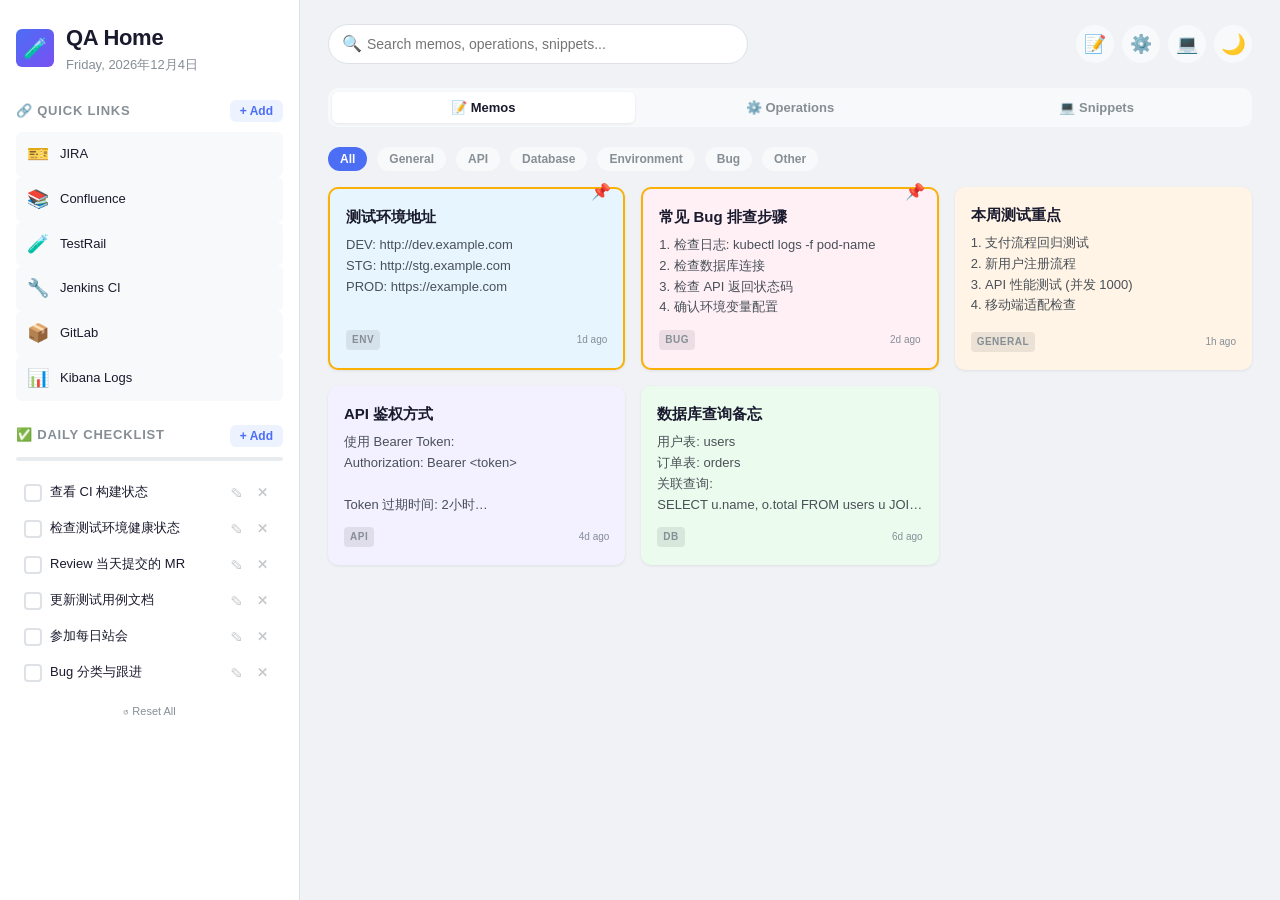
<file: design/index.html>
<!DOCTYPE html>
<html lang="zh-CN">
<head>
<meta charset="UTF-8">
<meta name="viewport" content="width=device-width, initial-scale=1.0">
<title>QA Homepage</title>
<style>
/* ========================================
   CSS Variables & Theme
   ======================================== */
:root {
  --bg-primary: #f0f2f5;
  --bg-secondary: #ffffff;
  --bg-tertiary: #f8f9fa;
  --bg-hover: #e9ecef;
  --text-primary: #1a1a2e;
  --text-secondary: #495057;
  --text-muted: #868e96;
  --border-color: #dee2e6;
  --shadow-sm: 0 1px 3px rgba(0,0,0,0.08);
  --shadow-md: 0 4px 12px rgba(0,0,0,0.10);
  --shadow-lg: 0 8px 24px rgba(0,0,0,0.12);
  --accent: #4c6ef5;
  --accent-hover: #3b5bdb;
  --accent-light: #edf2ff;
  --success: #40c057;
  --warning: #fab005;
  --danger: #fa5252;
  --danger-hover: #e03131;
  --info: #15aabf;
  --radius-sm: 6px;
  --radius-md: 10px;
  --radius-lg: 14px;
  --note-yellow: #fff9db;
  --note-blue: #e7f5ff;
  --note-green: #ebfbee;
  --note-pink: #fff0f6;
  --note-purple: #f3f0ff;
  --note-orange: #fff4e6;
  --transition: 0.2s ease;
  --font-mono: 'SF Mono', 'Fira Code', 'Consolas', 'Monaco', monospace;
}

[data-theme="dark"] {
  --bg-primary: #1a1b1e;
  --bg-secondary: #25262b;
  --bg-tertiary: #2c2e33;
  --bg-hover: #373a40;
  --text-primary: #e9ecef;
  --text-secondary: #adb5bd;
  --text-muted: #6c757d;
  --border-color: #373a40;
  --shadow-sm: 0 1px 3px rgba(0,0,0,0.3);
  --shadow-md: 0 4px 12px rgba(0,0,0,0.4);
  --shadow-lg: 0 8px 24px rgba(0,0,0,0.5);
  --accent-light: #2b3a6e;
  --note-yellow: #3d3a1a;
  --note-blue: #1a2d3d;
  --note-green: #1a3d24;
  --note-pink: #3d1a2a;
  --note-purple: #2a1a3d;
  --note-orange: #3d2a1a;
}

/* ========================================
   Reset & Base
   ======================================== */
*, *::before, *::after { box-sizing: border-box; margin: 0; padding: 0; }

body {
  font-family: -apple-system, BlinkMacSystemFont, 'Segoe UI', 'PingFang SC', 'Hiragino Sans GB', 'Microsoft YaHei', sans-serif;
  background: var(--bg-primary);
  color: var(--text-primary);
  line-height: 1.6;
  min-height: 100vh;
  transition: background var(--transition), color var(--transition);
}

a { color: var(--accent); text-decoration: none; }
a:hover { text-decoration: underline; }

button {
  cursor: pointer;
  font-family: inherit;
  border: none;
  border-radius: var(--radius-sm);
  padding: 8px 16px;
  font-size: 14px;
  transition: all var(--transition);
}

input, textarea, select {
  font-family: inherit;
  font-size: 14px;
  border: 1px solid var(--border-color);
  border-radius: var(--radius-sm);
  padding: 8px 12px;
  background: var(--bg-secondary);
  color: var(--text-primary);
  transition: border-color var(--transition);
  outline: none;
  width: 100%;
}

input:focus, textarea:focus, select:focus {
  border-color: var(--accent);
  box-shadow: 0 0 0 3px var(--accent-light);
}

/* ========================================
   Layout
   ======================================== */
.app-container {
  display: flex;
  min-height: 100vh;
}

/* Sidebar */
.sidebar {
  width: 300px;
  min-width: 300px;
  background: var(--bg-secondary);
  border-right: 1px solid var(--border-color);
  padding: 20px 16px;
  display: flex;
  flex-direction: column;
  gap: 24px;
  overflow-y: auto;
  max-height: 100vh;
  position: sticky;
  top: 0;
  transition: background var(--transition), border-color var(--transition);
}

/* Main */
.main-content {
  flex: 1;
  padding: 24px 28px;
  overflow-y: auto;
  max-height: 100vh;
}

/* ========================================
   Header
   ======================================== */
.header {
  display: flex;
  align-items: center;
  justify-content: space-between;
  margin-bottom: 24px;
  gap: 16px;
  flex-wrap: wrap;
}

.header-left { display: flex; align-items: center; gap: 12px; }

.logo {
  width: 38px; height: 38px;
  background: linear-gradient(135deg, var(--accent), #7950f2);
  border-radius: var(--radius-sm);
  display: flex; align-items: center; justify-content: center;
  font-size: 20px;
  color: #fff;
}

.header-title { font-size: 22px; font-weight: 700; letter-spacing: -0.3px; }
.header-date { font-size: 13px; color: var(--text-muted); }

.search-wrapper {
  position: relative;
  flex: 1;
  max-width: 420px;
  min-width: 200px;
}

.search-wrapper input {
  padding-left: 38px;
  height: 40px;
  border-radius: 20px;
}

.search-icon {
  position: absolute;
  left: 14px; top: 50%;
  transform: translateY(-50%);
  color: var(--text-muted);
  font-size: 16px;
}

/* Search Dropdown */
.search-dropdown {
  display: none;
  position: absolute;
  top: 48px;
  left: 0; right: 0;
  background: var(--bg-secondary);
  border: 1px solid var(--border-color);
  border-radius: var(--radius-md);
  box-shadow: var(--shadow-lg);
  max-height: 360px;
  overflow-y: auto;
  z-index: 100;
}

.search-dropdown.show { display: block; }

.search-result-item {
  padding: 10px 14px;
  border-bottom: 1px solid var(--border-color);
  cursor: pointer;
  transition: background var(--transition);
}

.search-result-item:hover { background: var(--bg-hover); }
.search-result-item:last-child { border-bottom: none; }
.search-result-type {
  font-size: 11px;
  text-transform: uppercase;
  color: var(--accent);
  font-weight: 600;
  letter-spacing: 0.5px;
}
.search-result-title { font-weight: 600; font-size: 14px; }

.header-actions { display: flex; gap: 8px; align-items: center; }

.btn-icon {
  width: 38px; height: 38px;
  display: flex; align-items: center; justify-content: center;
  background: var(--bg-tertiary);
  border-radius: 50%;
  font-size: 18px;
  padding: 0;
  transition: all var(--transition);
}

.btn-icon:hover { background: var(--bg-hover); transform: scale(1.05); }

.theme-toggle { font-size: 20px; }

/* ========================================
   Sidebar Sections
   ======================================== */
.sidebar-section { display: flex; flex-direction: column; gap: 10px; }

.sidebar-section-header {
  display: flex; align-items: center; justify-content: space-between;
}

.sidebar-section-title {
  font-size: 13px;
  font-weight: 700;
  text-transform: uppercase;
  letter-spacing: 0.8px;
  color: var(--text-muted);
}

.btn-add {
  background: var(--accent-light);
  color: var(--accent);
  padding: 4px 10px;
  font-size: 12px;
  font-weight: 600;
  border-radius: var(--radius-sm);
}

.btn-add:hover { background: var(--accent); color: #fff; }

/* Quick Links */
.quick-link-item {
  display: flex; align-items: center; gap: 10px;
  padding: 8px 10px;
  border-radius: var(--radius-sm);
  background: var(--bg-tertiary);
  transition: all var(--transition);
  cursor: pointer;
}

.quick-link-item:hover {
  background: var(--accent-light);
  transform: translateX(3px);
}

.quick-link-icon { font-size: 18px; width: 24px; text-align: center; flex-shrink: 0; }
.quick-link-name { font-size: 13px; font-weight: 500; white-space: nowrap; overflow: hidden; text-overflow: ellipsis; }
.quick-link-actions { margin-left: auto; display: flex; gap: 2px; opacity: 0; transition: opacity var(--transition); }
.quick-link-item:hover .quick-link-actions { opacity: 1; }

.btn-xs {
  width: 24px; height: 24px;
  padding: 0;
  font-size: 12px;
  background: transparent;
  border-radius: 4px;
  display: flex; align-items: center; justify-content: center;
  color: var(--text-muted);
}

.btn-xs:hover { background: var(--bg-hover); color: var(--text-primary); }
.btn-xs.danger:hover { background: var(--danger); color: #fff; }

/* Checklist */
.checklist-progress {
  height: 4px;
  background: var(--bg-hover);
  border-radius: 2px;
  margin-bottom: 4px;
  overflow: hidden;
}

.checklist-progress-bar {
  height: 100%;
  background: var(--success);
  border-radius: 2px;
  transition: width 0.4s ease;
}

.checklist-item {
  display: flex; align-items: center; gap: 8px;
  padding: 6px 8px;
  border-radius: var(--radius-sm);
  cursor: pointer;
  transition: background var(--transition);
  font-size: 13px;
}

.checklist-item:hover { background: var(--bg-hover); }

.checklist-checkbox {
  width: 18px; height: 18px;
  border: 2px solid var(--border-color);
  border-radius: 4px;
  flex-shrink: 0;
  display: flex; align-items: center; justify-content: center;
  transition: all var(--transition);
  font-size: 11px;
  color: #fff;
}

.checklist-item.done .checklist-checkbox {
  background: var(--success);
  border-color: var(--success);
}

.checklist-item.done .checklist-text {
  text-decoration: line-through;
  color: var(--text-muted);
}

.checklist-reset {
  font-size: 11px;
  color: var(--text-muted);
  background: transparent;
  padding: 4px 8px;
}

.checklist-reset:hover { color: var(--danger); }

/* ========================================
   Main Content Tabs
   ======================================== */
.tab-bar {
  display: flex; gap: 4px;
  background: var(--bg-tertiary);
  padding: 4px;
  border-radius: var(--radius-md);
  margin-bottom: 20px;
}

.tab-btn {
  flex: 1;
  padding: 8px 16px;
  background: transparent;
  border-radius: var(--radius-sm);
  font-size: 13px;
  font-weight: 600;
  color: var(--text-muted);
  transition: all var(--transition);
}

.tab-btn.active {
  background: var(--bg-secondary);
  color: var(--text-primary);
  box-shadow: var(--shadow-sm);
}

.tab-btn:hover:not(.active) { color: var(--text-secondary); }

.tab-content { display: none; }
.tab-content.active { display: block; }

/* ========================================
   Memo Wall
   ======================================== */
.memo-controls {
  display: flex; gap: 10px;
  margin-bottom: 16px;
  flex-wrap: wrap;
  align-items: center;
}

.memo-filter-btn {
  padding: 5px 12px;
  font-size: 12px;
  font-weight: 600;
  background: var(--bg-tertiary);
  color: var(--text-muted);
  border-radius: 20px;
}

.memo-filter-btn.active {
  background: var(--accent);
  color: #fff;
}

.memo-filter-btn:hover:not(.active) {
  background: var(--bg-hover);
  color: var(--text-secondary);
}

.memo-grid {
  display: grid;
  grid-template-columns: repeat(auto-fill, minmax(240px, 1fr));
  gap: 16px;
}

.memo-card {
  background: var(--note-yellow);
  border-radius: var(--radius-md);
  padding: 16px;
  box-shadow: var(--shadow-sm);
  transition: all var(--transition);
  position: relative;
  min-height: 140px;
  display: flex; flex-direction: column;
  cursor: default;
}

.memo-card:hover {
  box-shadow: var(--shadow-md);
  transform: translateY(-2px) rotate(0.5deg);
}

.memo-card.pinned { border: 2px solid var(--warning); }
.memo-card.pinned::before {
  content: '📌';
  position: absolute;
  top: -10px; right: 12px;
  font-size: 16px;
}

.memo-card.color-yellow { background: var(--note-yellow); }
.memo-card.color-blue { background: var(--note-blue); }
.memo-card.color-green { background: var(--note-green); }
.memo-card.color-pink { background: var(--note-pink); }
.memo-card.color-purple { background: var(--note-purple); }
.memo-card.color-orange { background: var(--note-orange); }

.memo-title {
  font-weight: 700;
  font-size: 15px;
  margin-bottom: 6px;
  color: var(--text-primary);
}

.memo-content {
  font-size: 13px;
  color: var(--text-secondary);
  flex: 1;
  overflow: hidden;
  display: -webkit-box;
  -webkit-line-clamp: 4;
  -webkit-box-orient: vertical;
  white-space: pre-wrap;
  word-break: break-word;
}

.memo-footer {
  display: flex; align-items: center; justify-content: space-between;
  margin-top: 10px;
  font-size: 11px;
  color: var(--text-muted);
}

.memo-actions {
  display: flex; gap: 2px;
  opacity: 0;
  transition: opacity var(--transition);
}

.memo-card:hover .memo-actions { opacity: 1; }

.memo-category {
  font-size: 10px;
  text-transform: uppercase;
  font-weight: 700;
  letter-spacing: 0.5px;
  background: rgba(0,0,0,0.08);
  padding: 2px 6px;
  border-radius: 4px;
}

/* ========================================
   Operations
   ======================================== */
.ops-list { display: flex; flex-direction: column; gap: 8px; }

.ops-card {
  background: var(--bg-secondary);
  border: 1px solid var(--border-color);
  border-radius: var(--radius-md);
  overflow: hidden;
  transition: all var(--transition);
}

.ops-header {
  display: flex; align-items: center; justify-content: space-between;
  padding: 14px 16px;
  cursor: pointer;
  transition: background var(--transition);
}

.ops-header:hover { background: var(--bg-hover); }

.ops-title { font-weight: 600; font-size: 15px; }
.ops-arrow { transition: transform var(--transition); font-size: 12px; color: var(--text-muted); }

.ops-card.open .ops-arrow { transform: rotate(180deg); }

.ops-body {
  display: none;
  padding: 0 16px 16px 16px;
}

.ops-card.open .ops-body { display: block; }

.ops-description {
  font-size: 13px;
  color: var(--text-secondary);
  margin-bottom: 10px;
}

.ops-step {
  display: flex; gap: 10px;
  padding: 6px 0;
  font-size: 13px;
  align-items: flex-start;
}

.ops-step-num {
  width: 22px; height: 22px;
  background: var(--accent);
  color: #fff;
  border-radius: 50%;
  font-size: 11px;
  font-weight: 700;
  display: flex; align-items: center; justify-content: center;
  flex-shrink: 0;
  margin-top: 1px;
}

.ops-tags {
  display: flex; gap: 6px;
  margin-top: 8px;
  flex-wrap: wrap;
}

.ops-tag {
  font-size: 11px;
  background: var(--bg-tertiary);
  color: var(--text-muted);
  padding: 3px 8px;
  border-radius: 12px;
}

/* ========================================
   Snippets
   ======================================== */
.snippet-list { display: flex; flex-direction: column; gap: 12px; }

.snippet-card {
  background: var(--bg-secondary);
  border: 1px solid var(--border-color);
  border-radius: var(--radius-md);
  overflow: hidden;
  transition: all var(--transition);
}

.snippet-header {
  display: flex; align-items: center; justify-content: space-between;
  padding: 12px 16px;
  border-bottom: 1px solid var(--border-color);
}

.snippet-title { font-weight: 600; font-size: 14px; }
.snippet-lang {
  font-size: 11px;
  background: var(--accent-light);
  color: var(--accent);
  padding: 2px 8px;
  border-radius: 10px;
  font-weight: 600;
  text-transform: uppercase;
}

.snippet-code-wrapper {
  position: relative;
}

.snippet-code {
  padding: 14px 16px;
  font-family: var(--font-mono);
  font-size: 13px;
  line-height: 1.7;
  overflow-x: auto;
  white-space: pre;
  background: var(--bg-tertiary);
  color: var(--text-primary);
  margin: 0;
}

.btn-copy {
  position: absolute;
  top: 8px; right: 8px;
  background: var(--bg-secondary);
  color: var(--text-muted);
  padding: 4px 10px;
  font-size: 11px;
  font-weight: 600;
  border-radius: 4px;
  box-shadow: var(--shadow-sm);
}

.btn-copy:hover { background: var(--accent); color: #fff; }
.btn-copy.copied { background: var(--success); color: #fff; }

.snippet-desc {
  font-size: 12px;
  color: var(--text-muted);
  padding: 8px 16px 12px;
}

/* ========================================
   Modal
   ======================================== */
.modal-overlay {
  display: none;
  position: fixed;
  inset: 0;
  background: rgba(0,0,0,0.4);
  z-index: 1000;
  align-items: center;
  justify-content: center;
  backdrop-filter: blur(4px);
}

.modal-overlay.show { display: flex; }

.modal {
  background: var(--bg-secondary);
  border-radius: var(--radius-lg);
  padding: 24px;
  width: 90%;
  max-width: 520px;
  max-height: 85vh;
  overflow-y: auto;
  box-shadow: var(--shadow-lg);
}

.modal-title {
  font-size: 18px;
  font-weight: 700;
  margin-bottom: 16px;
}

.modal-field { margin-bottom: 14px; }

.modal-field label {
  display: block;
  font-size: 12px;
  font-weight: 700;
  text-transform: uppercase;
  letter-spacing: 0.5px;
  color: var(--text-muted);
  margin-bottom: 4px;
}

.modal-actions {
  display: flex; gap: 8px;
  justify-content: flex-end;
  margin-top: 20px;
}

.btn-primary {
  background: var(--accent);
  color: #fff;
  font-weight: 600;
}

.btn-primary:hover { background: var(--accent-hover); }

.btn-secondary {
  background: var(--bg-tertiary);
  color: var(--text-secondary);
  font-weight: 500;
}

.btn-secondary:hover { background: var(--bg-hover); }

.btn-danger {
  background: var(--danger);
  color: #fff;
  font-weight: 600;
}

.btn-danger:hover { background: var(--danger-hover); }

/* ========================================
   Empty State
   ======================================== */
.empty-state {
  text-align: center;
  padding: 48px 20px;
  color: var(--text-muted);
}

.empty-state-icon { font-size: 48px; margin-bottom: 12px; }
.empty-state-text { font-size: 14px; }

/* ========================================
   Toast
   ======================================== */
.toast-container {
  position: fixed;
  bottom: 20px; right: 20px;
  z-index: 2000;
  display: flex; flex-direction: column; gap: 8px;
}

.toast {
  background: var(--text-primary);
  color: var(--bg-primary);
  padding: 10px 18px;
  border-radius: var(--radius-sm);
  font-size: 13px;
  font-weight: 500;
  box-shadow: var(--shadow-md);
  animation: slideIn 0.3s ease;
}

@keyframes slideIn {
  from { opacity:0; transform: translateX(40px); }
  to { opacity:1; transform: translateX(0); }
}

/* ========================================
   Responsive
   ======================================== */
@media (max-width: 768px) {
  .app-container { flex-direction: column; }
  .sidebar {
    width: 100%; min-width: unset; max-height: unset;
    position: static;
    border-right: none;
    border-bottom: 1px solid var(--border-color);
    padding: 14px;
  }
  .main-content { padding: 14px; }
  .memo-grid { grid-template-columns: repeat(auto-fill, minmax(180px, 1fr)); }
  .header { flex-direction: column; align-items: stretch; }
  .search-wrapper { max-width: none; }
}

@media (max-width: 480px) {
  .memo-grid { grid-template-columns: 1fr; }
  .tab-btn { font-size: 12px; padding: 8px 10px; }
}
</style>
</head>
<body>

<div class="app-container">

<!-- ====== Sidebar ====== -->
<aside class="sidebar">

  <!-- Header -->
  <div class="header-left">
    <div class="logo">🧪</div>
    <div>
      <div class="header-title">QA Home</div>
      <div class="header-date" id="headerDate"></div>
    </div>
  </div>

  <!-- Quick Links -->
  <div class="sidebar-section">
    <div class="sidebar-section-header">
      <span class="sidebar-section-title">🔗 Quick Links</span>
      <button class="btn-add" onclick="openLinkModal()">+ Add</button>
    </div>
    <div id="quickLinksList"></div>
  </div>

  <!-- Daily Checklist -->
  <div class="sidebar-section">
    <div class="sidebar-section-header">
      <span class="sidebar-section-title">✅ Daily Checklist</span>
      <button class="btn-add" onclick="openChecklistModal()">+ Add</button>
    </div>
    <div class="checklist-progress">
      <div class="checklist-progress-bar" id="checklistBar" style="width:0%"></div>
    </div>
    <div id="checklistItems"></div>
    <button class="checklist-reset" onclick="resetChecklist()">↺ Reset All</button>
  </div>

</aside>

<!-- ====== Main Content ====== -->
<main class="main-content">

  <!-- Top Bar -->
  <div class="header">
    <div class="search-wrapper">
      <span class="search-icon">🔍</span>
      <input type="text" id="globalSearch" placeholder="Search memos, operations, snippets..."
             oninput="handleGlobalSearch()" onfocus="handleGlobalSearch()">
      <div class="search-dropdown" id="searchDropdown"></div>
    </div>
    <div class="header-actions">
      <button class="btn-icon" onclick="openMemoModal()" title="New Memo">📝</button>
      <button class="btn-icon" onclick="openOpsModal()" title="New Operation">⚙️</button>
      <button class="btn-icon" onclick="openSnippetModal()" title="New Snippet">💻</button>
      <button class="btn-icon theme-toggle" onclick="toggleTheme()" title="Toggle Theme" id="themeBtn">🌙</button>
    </div>
  </div>

  <!-- Tabs -->
  <div class="tab-bar">
    <button class="tab-btn active" data-tab="memos" onclick="switchTab('memos')">📝 Memos</button>
    <button class="tab-btn" data-tab="operations" onclick="switchTab('operations')">⚙️ Operations</button>
    <button class="tab-btn" data-tab="snippets" onclick="switchTab('snippets')">💻 Snippets</button>
  </div>

  <!-- Memo Wall -->
  <div class="tab-content active" id="tab-memos">
    <div class="memo-controls">
      <button class="memo-filter-btn active" data-cat="all" onclick="filterMemos('all')">All</button>
      <button class="memo-filter-btn" data-cat="general" onclick="filterMemos('general')">General</button>
      <button class="memo-filter-btn" data-cat="api" onclick="filterMemos('api')">API</button>
      <button class="memo-filter-btn" data-cat="db" onclick="filterMemos('db')">Database</button>
      <button class="memo-filter-btn" data-cat="env" onclick="filterMemos('env')">Environment</button>
      <button class="memo-filter-btn" data-cat="bug" onclick="filterMemos('bug')">Bug</button>
      <button class="memo-filter-btn" data-cat="other" onclick="filterMemos('other')">Other</button>
    </div>
    <div class="memo-grid" id="memoGrid"></div>
  </div>

  <!-- Business Operations -->
  <div class="tab-content" id="tab-operations">
    <div class="ops-list" id="opsList"></div>
  </div>

  <!-- Snippets -->
  <div class="tab-content" id="tab-snippets">
    <div class="snippet-list" id="snippetList"></div>
  </div>

</main>
</div>

<!-- ====== Modals ====== -->

<!-- Memo Modal -->
<div class="modal-overlay" id="memoModalOverlay">
  <div class="modal">
    <h3 class="modal-title" id="memoModalTitle">New Memo</h3>
    <input type="hidden" id="memoEditId">
    <div class="modal-field">
      <label>Title</label>
      <input type="text" id="memoTitle" placeholder="Memo title...">
    </div>
    <div class="modal-field">
      <label>Content</label>
      <textarea id="memoContent" rows="4" placeholder="Memo content... (supports markdown-like text)"></textarea>
    </div>
    <div class="modal-field" style="display:flex;gap:12px;">
      <div style="flex:1">
        <label>Category</label>
        <select id="memoCategory">
          <option value="general">General</option>
          <option value="api">API</option>
          <option value="db">Database</option>
          <option value="env">Environment</option>
          <option value="bug">Bug</option>
          <option value="other">Other</option>
        </select>
      </div>
      <div style="flex:1">
        <label>Color</label>
        <select id="memoColor">
          <option value="yellow">🟡 Yellow</option>
          <option value="blue">🔵 Blue</option>
          <option value="green">🟢 Green</option>
          <option value="pink">🩷 Pink</option>
          <option value="purple">🟣 Purple</option>
          <option value="orange">🟠 Orange</option>
        </select>
      </div>
    </div>
    <div class="modal-field">
      <label style="display:flex;align-items:center;gap:6px;cursor:pointer;">
        <input type="checkbox" id="memoPinned" style="width:auto;"> 📌 Pin to top
      </label>
    </div>
    <div class="modal-actions">
      <button class="btn-danger" id="memoDeleteBtn" style="display:none;margin-right:auto;" onclick="deleteMemo()">🗑 Delete</button>
      <button class="btn-secondary" onclick="closeModal('memoModalOverlay')">Cancel</button>
      <button class="btn-primary" onclick="saveMemo()">Save</button>
    </div>
  </div>
</div>

<!-- Link Modal -->
<div class="modal-overlay" id="linkModalOverlay">
  <div class="modal">
    <h3 class="modal-title" id="linkModalTitle">New Quick Link</h3>
    <input type="hidden" id="linkEditId">
    <div class="modal-field">
      <label>Name</label>
      <input type="text" id="linkName" placeholder="Link name...">
    </div>
    <div class="modal-field">
      <label>URL</label>
      <input type="text" id="linkUrl" placeholder="https://...">
    </div>
    <div class="modal-field">
      <label>Icon (Emoji)</label>
      <input type="text" id="linkIcon" placeholder="🔗" maxlength="4">
    </div>
    <div class="modal-actions">
      <button class="btn-secondary" onclick="closeModal('linkModalOverlay')">Cancel</button>
      <button class="btn-primary" onclick="saveLink()">Save</button>
    </div>
  </div>
</div>

<!-- Checklist Modal -->
<div class="modal-overlay" id="checklistModalOverlay">
  <div class="modal">
    <h3 class="modal-title" id="checklistModalTitle">New Checklist Item</h3>
    <input type="hidden" id="checklistEditId">
    <div class="modal-field">
      <label>Task</label>
      <input type="text" id="checklistText" placeholder="Task description...">
    </div>
    <div class="modal-actions">
      <button class="btn-secondary" onclick="closeModal('checklistModalOverlay')">Cancel</button>
      <button class="btn-primary" onclick="saveChecklistItem()">Save</button>
    </div>
  </div>
</div>

<!-- Operation Modal -->
<div class="modal-overlay" id="opsModalOverlay">
  <div class="modal">
    <h3 class="modal-title" id="opsModalTitle">New Operation</h3>
    <input type="hidden" id="opsEditId">
    <div class="modal-field">
      <label>Title</label>
      <input type="text" id="opsTitle" placeholder="Operation name...">
    </div>
    <div class="modal-field">
      <label>Description</label>
      <textarea id="opsDescription" rows="2" placeholder="Brief description..."></textarea>
    </div>
    <div class="modal-field">
      <label>Steps (one per line)</label>
      <textarea id="opsSteps" rows="5" placeholder="Step 1&#10;Step 2&#10;Step 3..."></textarea>
    </div>
    <div class="modal-field">
      <label>Tags (comma-separated)</label>
      <input type="text" id="opsTags" placeholder="deploy, production, api">
    </div>
    <div class="modal-actions">
      <button class="btn-danger" id="opsDeleteBtn" style="display:none;margin-right:auto;" onclick="deleteOperation()">🗑 Delete</button>
      <button class="btn-secondary" onclick="closeModal('opsModalOverlay')">Cancel</button>
      <button class="btn-primary" onclick="saveOperation()">Save</button>
    </div>
  </div>
</div>

<!-- Snippet Modal -->
<div class="modal-overlay" id="snippetModalOverlay">
  <div class="modal">
    <h3 class="modal-title" id="snippetModalTitle">New Snippet</h3>
    <input type="hidden" id="snippetEditId">
    <div class="modal-field">
      <label>Title</label>
      <input type="text" id="snippetTitle" placeholder="Snippet name...">
    </div>
    <div class="modal-field">
      <label>Language</label>
      <select id="snippetLanguage">
        <option value="sql">SQL</option>
        <option value="bash">Bash / Curl</option>
        <option value="git">Git</option>
        <option value="python">Python</option>
        <option value="javascript">JavaScript</option>
        <option value="json">JSON</option>
        <option value="yaml">YAML</option>
        <option value="other">Other</option>
      </select>
    </div>
    <div class="modal-field">
      <label>Code</label>
      <textarea id="snippetCode" rows="6" placeholder="Paste code here..." style="font-family:var(--font-mono);"></textarea>
    </div>
    <div class="modal-field">
      <label>Description</label>
      <input type="text" id="snippetDescription" placeholder="What does this do?">
    </div>
    <div class="modal-field">
      <label>Tags (comma-separated)</label>
      <input type="text" id="snippetTags" placeholder="testing, database">
    </div>
    <div class="modal-actions">
      <button class="btn-danger" id="snippetDeleteBtn" style="display:none;margin-right:auto;" onclick="deleteSnippet()">🗑 Delete</button>
      <button class="btn-secondary" onclick="closeModal('snippetModalOverlay')">Cancel</button>
      <button class="btn-primary" onclick="saveSnippet()">Save</button>
    </div>
  </div>
</div>

<!-- Toast Container -->
<div class="toast-container" id="toastContainer"></div>

<!-- ====== Scripts ====== -->
<script>
// ========================================
//  Utilities
// ========================================
function uid() { return Date.now().toString(36) + Math.random().toString(36).substr(2, 6); }

function $(id) { return document.getElementById(id); }

function storage(key, fallback) {
  try { const v = localStorage.getItem(key); return v ? JSON.parse(v) : fallback; }
  catch(e) { return fallback; }
}

function saveStorage(key, val) {
  try { localStorage.setItem(key, JSON.stringify(val)); } catch(e) {}
}

function toast(msg) {
  const el = document.createElement('div');
  el.className = 'toast';
  el.textContent = msg;
  $('toastContainer').appendChild(el);
  setTimeout(() => el.remove(), 2500);
}

function closeModal(id) { $(id).classList.remove('show'); }

function openModal(id) { $(id).classList.add('show'); }

// Close modals on overlay click
document.querySelectorAll('.modal-overlay').forEach(overlay => {
  overlay.addEventListener('click', function(e) {
    if (e.target === this) closeModal(this.id);
  });
});

// Close modals on Escape
document.addEventListener('keydown', function(e) {
  if (e.key === 'Escape') {
    document.querySelectorAll('.modal-overlay.show').forEach(o => o.classList.remove('show'));
    $('searchDropdown').classList.remove('show');
  }
});

// ========================================
//  Theme
// ========================================
function initTheme() {
  const saved = storage('qa_settings', { theme: 'light' });
  applyTheme(saved.theme);
}

function applyTheme(theme) {
  document.documentElement.setAttribute('data-theme', theme);
  $('themeBtn').textContent = theme === 'dark' ? '☀️' : '🌙';
}

function toggleTheme() {
  const current = document.documentElement.getAttribute('data-theme') || 'light';
  const next = current === 'light' ? 'dark' : 'light';
  applyTheme(next);
  const s = storage('qa_settings', {});
  s.theme = next;
  saveStorage('qa_settings', s);
}

// ========================================
//  Data Access
// ========================================
function getMemos() { return storage('qa_memos', []); }
function setMemos(v) { saveStorage('qa_memos', v); }

function getLinks() { return storage('qa_quick_links', []); }
function setLinks(v) { saveStorage('qa_quick_links', v); }

function getChecklist() { return storage('qa_checklist', []); }
function setChecklist(v) { saveStorage('qa_checklist', v); }

function getOperations() { return storage('qa_operations', []); }
function setOperations(v) { saveStorage('qa_operations', v); }

function getSnippets() { return storage('qa_snippets', []); }
function setSnippets(v) { saveStorage('qa_snippets', v); }

// ========================================
//  Date/Time
// ========================================
function updateDateTime() {
  const now = new Date();
  const days = ['Sunday','Monday','Tuesday','Wednesday','Thursday','Friday','Saturday'];
  $('headerDate').textContent = `${days[now.getDay()]}, ${now.toLocaleDateString('zh-CN', {year:'numeric',month:'long',day:'numeric'})}`;
}

// ========================================
//  Quick Links
// ========================================
function renderQuickLinks() {
  const links = getLinks();
  const container = $('quickLinksList');
  if (!links.length) {
    container.innerHTML = '<div style="font-size:12px;color:var(--text-muted);padding:8px;">No links yet. Add your first one!</div>';
    return;
  }
  container.innerHTML = links.map(link => `
    <div class="quick-link-item" onclick="window.open('${escapeHTML(link.url)}', '_blank')">
      <span class="quick-link-icon">${link.icon || '🔗'}</span>
      <span class="quick-link-name">${escapeHTML(link.name)}</span>
      <span class="quick-link-actions" onclick="event.stopPropagation()">
        <button class="btn-xs" onclick="editLink('${link.id}')" title="Edit">✎</button>
        <button class="btn-xs danger" onclick="removeLink('${link.id}')" title="Delete">✕</button>
      </span>
    </div>
  `).join('');
}

function openLinkModal(id) {
  if (id) {
    const link = getLinks().find(l => l.id === id);
    if (!link) return;
    $('linkEditId').value = link.id;
    $('linkName').value = link.name;
    $('linkUrl').value = link.url;
    $('linkIcon').value = link.icon || '🔗';
    $('linkModalTitle').textContent = 'Edit Quick Link';
  } else {
    $('linkEditId').value = '';
    $('linkName').value = '';
    $('linkUrl').value = '';
    $('linkIcon').value = '🔗';
    $('linkModalTitle').textContent = 'New Quick Link';
  }
  openModal('linkModalOverlay');
}

function editLink(id) { openLinkModal(id); }

function saveLink() {
  const id = $('linkEditId').value;
  const name = $('linkName').value.trim();
  const url = $('linkUrl').value.trim();
  const icon = $('linkIcon').value.trim() || '🔗';
  if (!name || !url) { toast('⚠️ Name and URL are required'); return; }
  const links = getLinks();
  if (id) {
    const idx = links.findIndex(l => l.id === id);
    if (idx >= 0) { links[idx] = { ...links[idx], name, url, icon }; }
  } else {
    links.push({ id: uid(), name, url, icon, sortOrder: links.length });
  }
  setLinks(links);
  closeModal('linkModalOverlay');
  renderQuickLinks();
  toast(id ? '✅ Link updated!' : '✅ Link added!');
}

function removeLink(id) {
  if (!confirm('Delete this link?')) return;
  const links = getLinks().filter(l => l.id !== id);
  setLinks(links);
  renderQuickLinks();
  toast('🗑 Link deleted');
}

// ========================================
//  Daily Checklist
// ========================================
function renderChecklist() {
  const items = getChecklist();
  const container = $('checklistItems');
  if (!items.length) {
    container.innerHTML = '<div style="font-size:12px;color:var(--text-muted);padding:8px;">No tasks yet. Add your daily tasks!</div>';
    $('checklistBar').style.width = '0%';
    return;
  }
  const done = items.filter(i => i.completed).length;
  const pct = Math.round((done / items.length) * 100);
  $('checklistBar').style.width = pct + '%';

  container.innerHTML = items.sort((a,b) => a.sortOrder - b.sortOrder).map(item => `
    <div class="checklist-item ${item.completed ? 'done' : ''}" onclick="toggleChecklistItem('${item.id}')">
      <div class="checklist-checkbox">${item.completed ? '✓' : ''}</div>
      <span class="checklist-text">${escapeHTML(item.text)}</span>
      <span style="margin-left:auto;display:flex;gap:2px;opacity:0.5">
        <button class="btn-xs" onclick="event.stopPropagation();editChecklistItem('${item.id}')" title="Edit">✎</button>
        <button class="btn-xs danger" onclick="event.stopPropagation();removeChecklistItem('${item.id}')" title="Delete">✕</button>
      </span>
    </div>
  `).join('');
}

function toggleChecklistItem(id) {
  const items = getChecklist();
  const item = items.find(i => i.id === id);
  if (item) {
    item.completed = !item.completed;
    item.completedAt = item.completed ? Date.now() : null;
    setChecklist(items);
    renderChecklist();
  }
}

function openChecklistModal(id) {
  if (id) {
    const item = getChecklist().find(i => i.id === id);
    if (!item) return;
    $('checklistEditId').value = item.id;
    $('checklistText').value = item.text;
    $('checklistModalTitle').textContent = 'Edit Task';
  } else {
    $('checklistEditId').value = '';
    $('checklistText').value = '';
    $('checklistModalTitle').textContent = 'New Task';
  }
  openModal('checklistModalOverlay');
}

function editChecklistItem(id) { openChecklistModal(id); }

function saveChecklistItem() {
  const id = $('checklistEditId').value;
  const text = $('checklistText').value.trim();
  if (!text) { toast('⚠️ Task text is required'); return; }
  const items = getChecklist();
  if (id) {
    const idx = items.findIndex(i => i.id === id);
    if (idx >= 0) { items[idx].text = text; }
  } else {
    items.push({ id: uid(), text, completed: false, completedAt: null, sortOrder: items.length });
  }
  setChecklist(items);
  closeModal('checklistModalOverlay');
  renderChecklist();
  toast(id ? '✅ Task updated!' : '✅ Task added!');
}

function removeChecklistItem(id) {
  const items = getChecklist().filter(i => i.id !== id);
  setChecklist(items);
  renderChecklist();
}

function resetChecklist() {
  if (!confirm('Reset all checklist items? This will uncheck everything.')) return;
  const items = getChecklist();
  items.forEach(i => { i.completed = false; i.completedAt = null; });
  setChecklist(items);
  renderChecklist();
  toast('🔄 Checklist reset for a new day!');
}

// ========================================
//  Memos
// ========================================
let currentMemoFilter = 'all';

function renderMemos() {
  const memos = getMemos();
  let filtered = currentMemoFilter === 'all' ? memos : memos.filter(m => m.category === currentMemoFilter);
  // Sort: pinned first, then by updatedAt desc
  filtered.sort((a,b) => {
    if (a.pinned && !b.pinned) return -1;
    if (!a.pinned && b.pinned) return 1;
    return b.updatedAt - a.updatedAt;
  });

  const grid = $('memoGrid');
  if (!filtered.length) {
    grid.innerHTML = `
      <div class="empty-state" style="grid-column:1/-1;">
        <div class="empty-state-icon">📝</div>
        <div class="empty-state-text">No memos yet. Click the 📝 button above to create one!</div>
      </div>`;
    return;
  }

  grid.innerHTML = filtered.map(memo => `
    <div class="memo-card color-${memo.color} ${memo.pinned ? 'pinned' : ''}" onclick="editMemo('${memo.id}')">
      <div class="memo-title">${escapeHTML(memo.title)}</div>
      <div class="memo-content">${escapeHTML(memo.content)}</div>
      <div class="memo-footer">
        <span class="memo-category">${memo.category}</span>
        <span class="memo-actions" onclick="event.stopPropagation()">
          <button class="btn-xs" onclick="editMemo('${memo.id}')" title="Edit">✎</button>
          <button class="btn-xs danger" onclick="removeMemo('${memo.id}')" title="Delete">✕</button>
        </span>
        <span style="font-size:10px">${timeAgo(memo.updatedAt)}</span>
      </div>
    </div>
  `).join('');
}

function filterMemos(cat) {
  currentMemoFilter = cat;
  document.querySelectorAll('.memo-filter-btn').forEach(b => {
    b.classList.toggle('active', b.dataset.cat === cat);
  });
  renderMemos();
}

function openMemoModal(id) {
  if (id) {
    const memo = getMemos().find(m => m.id === id);
    if (!memo) return;
    $('memoEditId').value = memo.id;
    $('memoTitle').value = memo.title;
    $('memoContent').value = memo.content;
    $('memoCategory').value = memo.category;
    $('memoColor').value = memo.color;
    $('memoPinned').checked = memo.pinned;
    $('memoModalTitle').textContent = 'Edit Memo';
    $('memoDeleteBtn').style.display = 'inline-block';
  } else {
    $('memoEditId').value = '';
    $('memoTitle').value = '';
    $('memoContent').value = '';
    $('memoCategory').value = 'general';
    $('memoColor').value = 'yellow';
    $('memoPinned').checked = false;
    $('memoModalTitle').textContent = 'New Memo';
    $('memoDeleteBtn').style.display = 'none';
  }
  openModal('memoModalOverlay');
}

function editMemo(id) { openMemoModal(id); }

function saveMemo() {
  const id = $('memoEditId').value;
  const title = $('memoTitle').value.trim();
  const content = $('memoContent').value.trim();
  const category = $('memoCategory').value;
  const color = $('memoColor').value;
  const pinned = $('memoPinned').checked;

  if (!title) { toast('⚠️ Title is required'); return; }

  const memos = getMemos();
  if (id) {
    const idx = memos.findIndex(m => m.id === id);
    if (idx >= 0) {
      memos[idx] = { ...memos[idx], title, content, category, color, pinned, updatedAt: Date.now() };
    }
  } else {
    memos.push({
      id: uid(), title, content, category, color, pinned,
      createdAt: Date.now(), updatedAt: Date.now()
    });
  }
  setMemos(memos);
  closeModal('memoModalOverlay');
  renderMemos();
  toast(id ? '✅ Memo updated!' : '✅ Memo created!');
}

function deleteMemo() {
  const id = $('memoEditId').value;
  if (!id || !confirm('Delete this memo permanently?')) return;
  const memos = getMemos().filter(m => m.id !== id);
  setMemos(memos);
  closeModal('memoModalOverlay');
  renderMemos();
  toast('🗑 Memo deleted');
}

function removeMemo(id) {
  if (!confirm('Delete this memo?')) return;
  const memos = getMemos().filter(m => m.id !== id);
  setMemos(memos);
  renderMemos();
  toast('🗑 Memo deleted');
}

// ========================================
//  Business Operations
// ========================================
function renderOperations() {
  const ops = getOperations();
  const container = $('opsList');
  if (!ops.length) {
    container.innerHTML = `
      <div class="empty-state">
        <div class="empty-state-icon">⚙️</div>
        <div class="empty-state-text">No operations yet. Add common business workflows here!</div>
      </div>`;
    return;
  }
  container.innerHTML = ops.map(op => `
    <div class="ops-card" id="ops-${op.id}">
      <div class="ops-header" onclick="toggleOperation('${op.id}')">
        <span class="ops-title">${escapeHTML(op.title)}</span>
        <div style="display:flex;align-items:center;gap:8px;">
          <span style="font-size:11px;color:var(--text-muted);">${op.steps.length} steps</span>
          <button class="btn-xs" onclick="event.stopPropagation();editOperation('${op.id}')" title="Edit">✎</button>
          <button class="btn-xs danger" onclick="event.stopPropagation();removeOperation('${op.id}')" title="Delete">✕</button>
          <span class="ops-arrow">▼</span>
        </div>
      </div>
      <div class="ops-body">
        <div class="ops-description">${escapeHTML(op.description || 'No description')}</div>
        ${op.steps.map((s,i) => `
          <div class="ops-step">
            <span class="ops-step-num">${i+1}</span>
            <span>${escapeHTML(s)}</span>
          </div>
        `).join('')}
        ${op.tags && op.tags.length ? `
          <div class="ops-tags">
            ${op.tags.filter(t=>t).map(t => `<span class="ops-tag">${escapeHTML(t.trim())}</span>`).join('')}
          </div>
        ` : ''}
      </div>
    </div>
  `).join('');
}

function toggleOperation(id) {
  const card = document.getElementById('ops-' + id);
  if (card) card.classList.toggle('open');
}

function openOpsModal(id) {
  if (id) {
    const op = getOperations().find(o => o.id === id);
    if (!op) return;
    $('opsEditId').value = op.id;
    $('opsTitle').value = op.title;
    $('opsDescription').value = op.description || '';
    $('opsSteps').value = op.steps.join('\n');
    $('opsTags').value = (op.tags || []).join(', ');
    $('opsModalTitle').textContent = 'Edit Operation';
    $('opsDeleteBtn').style.display = 'inline-block';
  } else {
    $('opsEditId').value = '';
    $('opsTitle').value = '';
    $('opsDescription').value = '';
    $('opsSteps').value = '';
    $('opsTags').value = '';
    $('opsModalTitle').textContent = 'New Operation';
    $('opsDeleteBtn').style.display = 'none';
  }
  openModal('opsModalOverlay');
}

function editOperation(id) { openOpsModal(id); }

function saveOperation() {
  const id = $('opsEditId').value;
  const title = $('opsTitle').value.trim();
  const description = $('opsDescription').value.trim();
  const steps = $('opsSteps').value.split('\n').map(s => s.trim()).filter(s => s);
  const tags = $('opsTags').value.split(',').map(t => t.trim()).filter(t => t);

  if (!title || !steps.length) { toast('⚠️ Title and at least one step are required'); return; }

  const ops = getOperations();
  if (id) {
    const idx = ops.findIndex(o => o.id === id);
    if (idx >= 0) { ops[idx] = { ...ops[idx], title, description, steps, tags }; }
  } else {
    ops.push({ id: uid(), title, description, steps, tags });
  }
  setOperations(ops);
  closeModal('opsModalOverlay');
  renderOperations();
  toast(id ? '✅ Operation updated!' : '✅ Operation added!');
}

function deleteOperation() {
  const id = $('opsEditId').value;
  if (!id || !confirm('Delete this operation permanently?')) return;
  const ops = getOperations().filter(o => o.id !== id);
  setOperations(ops);
  closeModal('opsModalOverlay');
  renderOperations();
  toast('🗑 Operation deleted');
}

function removeOperation(id) {
  if (!confirm('Delete this operation?')) return;
  const ops = getOperations().filter(o => o.id !== id);
  setOperations(ops);
  renderOperations();
  toast('🗑 Operation deleted');
}

// ========================================
//  Snippets
// ========================================
function renderSnippets() {
  const snippets = getSnippets();
  const container = $('snippetList');
  if (!snippets.length) {
    container.innerHTML = `
      <div class="empty-state">
        <div class="empty-state-icon">💻</div>
        <div class="empty-state-text">No snippets yet. Save useful commands and code here!</div>
      </div>`;
    return;
  }
  container.innerHTML = snippets.map(s => `
    <div class="snippet-card">
      <div class="snippet-header">
        <span class="snippet-title">${escapeHTML(s.title)}</span>
        <div style="display:flex;gap:8px;align-items:center;">
          <span class="snippet-lang">${escapeHTML(s.language)}</span>
          <button class="btn-xs" onclick="editSnippet('${s.id}')" title="Edit">✎</button>
          <button class="btn-xs danger" onclick="removeSnippet('${s.id}')" title="Delete">✕</button>
        </div>
      </div>
      <div class="snippet-code-wrapper">
        <pre class="snippet-code">${escapeHTML(s.code)}</pre>
        <button class="btn-copy" onclick="copySnippet(this, '${escapeAttr(s.id)}')">📋 Copy</button>
      </div>
      ${s.description ? `<div class="snippet-desc">${escapeHTML(s.description)}</div>` : ''}
      ${s.tags && s.tags.length ? `<div class="snippet-desc" style="padding-top:0;">${s.tags.filter(t=>t).map(t => `<span class="ops-tag">${escapeHTML(t.trim())}</span>`).join(' ')}</div>` : ''}
    </div>
  `).join('');
}

function copySnippet(btn, id) {
  const snippet = getSnippets().find(s => s.id === id);
  if (!snippet) return;
  navigator.clipboard.writeText(snippet.code).then(() => {
    btn.textContent = '✅ Copied!';
    btn.classList.add('copied');
    setTimeout(() => { btn.textContent = '📋 Copy'; btn.classList.remove('copied'); }, 2000);
  }).catch(() => toast('⚠️ Failed to copy'));
}

function openSnippetModal(id) {
  if (id) {
    const s = getSnippets().find(sn => sn.id === id);
    if (!s) return;
    $('snippetEditId').value = s.id;
    $('snippetTitle').value = s.title;
    $('snippetLanguage').value = s.language;
    $('snippetCode').value = s.code;
    $('snippetDescription').value = s.description || '';
    $('snippetTags').value = (s.tags || []).join(', ');
    $('snippetModalTitle').textContent = 'Edit Snippet';
    $('snippetDeleteBtn').style.display = 'inline-block';
  } else {
    $('snippetEditId').value = '';
    $('snippetTitle').value = '';
    $('snippetLanguage').value = 'sql';
    $('snippetCode').value = '';
    $('snippetDescription').value = '';
    $('snippetTags').value = '';
    $('snippetModalTitle').textContent = 'New Snippet';
    $('snippetDeleteBtn').style.display = 'none';
  }
  openModal('snippetModalOverlay');
}

function editSnippet(id) { openSnippetModal(id); }

function saveSnippet() {
  const id = $('snippetEditId').value;
  const title = $('snippetTitle').value.trim();
  const language = $('snippetLanguage').value;
  const code = $('snippetCode').value.trim();
  const description = $('snippetDescription').value.trim();
  const tags = $('snippetTags').value.split(',').map(t => t.trim()).filter(t => t);

  if (!title || !code) { toast('⚠️ Title and code are required'); return; }

  const snippets = getSnippets();
  if (id) {
    const idx = snippets.findIndex(s => s.id === id);
    if (idx >= 0) { snippets[idx] = { ...snippets[idx], title, language, code, description, tags }; }
  } else {
    snippets.push({ id: uid(), title, language, code, description, tags });
  }
  setSnippets(snippets);
  closeModal('snippetModalOverlay');
  renderSnippets();
  toast(id ? '✅ Snippet updated!' : '✅ Snippet added!');
}

function deleteSnippet() {
  const id = $('snippetEditId').value;
  if (!id || !confirm('Delete this snippet permanently?')) return;
  const snippets = getSnippets().filter(s => s.id !== id);
  setSnippets(snippets);
  closeModal('snippetModalOverlay');
  renderSnippets();
  toast('🗑 Snippet deleted');
}

function removeSnippet(id) {
  if (!confirm('Delete this snippet?')) return;
  const snippets = getSnippets().filter(s => s.id !== id);
  setSnippets(snippets);
  renderSnippets();
  toast('🗑 Snippet deleted');
}

// ========================================
//  Global Search
// ========================================
let _searchResults = []; // Store results for click dispatch

function handleGlobalSearch() {
  const query = $('globalSearch').value.trim().toLowerCase();
  const dropdown = $('searchDropdown');

  if (!query) { dropdown.classList.remove('show'); return; }

  _searchResults = [];

  getMemos().forEach(m => {
    if (m.title.toLowerCase().includes(query) || m.content.toLowerCase().includes(query)) {
      _searchResults.push({ type: 'Memo', title: m.title, target: m.id, kind: 'memo' });
    }
  });

  getOperations().forEach(o => {
    if (o.title.toLowerCase().includes(query) || o.description.toLowerCase().includes(query) ||
        o.steps.some(s => s.toLowerCase().includes(query))) {
      _searchResults.push({ type: 'Operation', title: o.title, target: o.id, kind: 'ops' });
    }
  });

  getSnippets().forEach(s => {
    if (s.title.toLowerCase().includes(query) || s.code.toLowerCase().includes(query) ||
        s.description.toLowerCase().includes(query)) {
      _searchResults.push({ type: 'Snippet', title: s.title, target: s.id, kind: 'snippet' });
    }
  });

  if (!_searchResults.length) {
    dropdown.innerHTML = '<div style="padding:16px;text-align:center;color:var(--text-muted);">No results found</div>';
  } else {
    dropdown.innerHTML = _searchResults.slice(0, 15).map((r, i) => `
      <div class="search-result-item" data-search-index="${i}">
        <div class="search-result-type">${r.type}</div>
        <div class="search-result-title">${escapeHTML(r.title)}</div>
      </div>
    `).join('');
  }
  dropdown.classList.add('show');
}

function dispatchSearchResult(index) {
  $('searchDropdown').classList.remove('show');
  $('globalSearch').value = '';
  const r = _searchResults[index];
  if (!r) return;
  if (r.kind === 'memo') { switchTab('memos'); editMemo(r.target); }
  else if (r.kind === 'ops') { switchTab('operations'); setTimeout(() => toggleOperation(r.target), 100); }
  else if (r.kind === 'snippet') { switchTab('snippets'); }
}

// Delegate click handling for search results
document.getElementById('searchDropdown').addEventListener('click', function(e) {
  const item = e.target.closest('.search-result-item');
  if (item && item.dataset.searchIndex !== undefined) {
    dispatchSearchResult(parseInt(item.dataset.searchIndex));
  }
});

// Close search dropdown on outside click
document.addEventListener('click', function(e) {
  if (!e.target.closest('.search-wrapper')) {
    $('searchDropdown').classList.remove('show');
  }
});

// ========================================
//  Tabs
// ========================================
function switchTab(tab) {
  document.querySelectorAll('.tab-btn').forEach(b => b.classList.toggle('active', b.dataset.tab === tab));
  document.querySelectorAll('.tab-content').forEach(c => c.classList.toggle('active', c.id === 'tab-' + tab));
}

// ========================================
//  Helpers
// ========================================
function escapeHTML(str) {
  if (!str) return '';
  return str.replace(/&/g,'&amp;').replace(/</g,'&lt;').replace(/>/g,'&gt;').replace(/"/g,'&quot;');
}

function escapeAttr(str) { return str.replace(/'/g,"\\'").replace(/"/g,'&quot;'); }

function timeAgo(ts) {
  const diff = Date.now() - ts;
  const mins = Math.floor(diff / 60000);
  if (mins < 1) return 'just now';
  if (mins < 60) return mins + 'm ago';
  const hours = Math.floor(mins / 60);
  if (hours < 24) return hours + 'h ago';
  const days = Math.floor(hours / 24);
  if (days < 30) return days + 'd ago';
  return new Date(ts).toLocaleDateString('zh-CN');
}

// ========================================
//  Seed Demo Data
// ========================================
function seedDemoData() {
  if (getMemos().length > 0) return; // Don't seed if already has data

  setMemos([
    { id: uid(), title: '测试环境地址', content: 'DEV: http://dev.example.com\nSTG: http://stg.example.com\nPROD: https://example.com', category: 'env', color: 'blue', pinned: true, createdAt: Date.now()-86400000*3, updatedAt: Date.now()-86400000 },
    { id: uid(), title: '常见 Bug 排查步骤', content: '1. 检查日志: kubectl logs -f pod-name\n2. 检查数据库连接\n3. 检查 API 返回状态码\n4. 确认环境变量配置', category: 'bug', color: 'pink', pinned: true, createdAt: Date.now()-86400000*5, updatedAt: Date.now()-86400000*2 },
    { id: uid(), title: 'API 鉴权方式', content: '使用 Bearer Token:\nAuthorization: Bearer <token>\n\nToken 过期时间: 2小时\n刷新接口: POST /api/auth/refresh', category: 'api', color: 'purple', pinned: false, createdAt: Date.now()-86400000*7, updatedAt: Date.now()-86400000*4 },
    { id: uid(), title: '数据库查询备忘', content: '用户表: users\n订单表: orders\n关联查询:\nSELECT u.name, o.total FROM users u JOIN orders o ON u.id = o.user_id WHERE o.status = "pending"', category: 'db', color: 'green', pinned: false, createdAt: Date.now()-86400000*10, updatedAt: Date.now()-86400000*6 },
    { id: uid(), title: '本周测试重点', content: '1. 支付流程回归测试\n2. 新用户注册流程\n3. API 性能测试 (并发 1000)\n4. 移动端适配检查', category: 'general', color: 'orange', pinned: false, createdAt: Date.now()-86400000*2, updatedAt: Date.now()-3600000 },
  ]);

  setLinks([
    { id: uid(), name: 'JIRA', url: 'https://www.atlassian.com/software/jira', icon: '🎫', sortOrder: 0 },
    { id: uid(), name: 'Confluence', url: 'https://www.atlassian.com/software/confluence', icon: '📚', sortOrder: 1 },
    { id: uid(), name: 'TestRail', url: 'https://www.testrail.com/', icon: '🧪', sortOrder: 2 },
    { id: uid(), name: 'Jenkins CI', url: 'https://www.jenkins.io/', icon: '🔧', sortOrder: 3 },
    { id: uid(), name: 'GitLab', url: 'https://gitlab.com/', icon: '📦', sortOrder: 4 },
    { id: uid(), name: 'Kibana Logs', url: 'https://www.elastic.co/kibana', icon: '📊', sortOrder: 5 },
  ]);

  setChecklist([
    { id: uid(), text: '查看 CI 构建状态', completed: false, completedAt: null, sortOrder: 0 },
    { id: uid(), text: '检查测试环境健康状态', completed: false, completedAt: null, sortOrder: 1 },
    { id: uid(), text: 'Review 当天提交的 MR', completed: false, completedAt: null, sortOrder: 2 },
    { id: uid(), text: '更新测试用例文档', completed: false, completedAt: null, sortOrder: 3 },
    { id: uid(), text: '参加每日站会', completed: false, completedAt: null, sortOrder: 4 },
    { id: uid(), text: 'Bug 分类与跟进', completed: false, completedAt: null, sortOrder: 5 },
  ]);

  setOperations([
    {
      id: uid(), title: '生产环境部署流程',
      description: '标准生产环境发布流程，需严格遵守操作顺序',
      steps: [
        '确认所有测试用例通过 (CI 绿色)',
        '创建 Release Branch 并打 Tag',
        '在 Staging 环境进行冒烟测试',
        '提交变更审批单',
        '执行数据库迁移 (如有)',
        '分批灰度发布 (10% → 50% → 100%)',
        '监控错误日志和关键指标 30 分钟',
        '通知相关团队发布完成'
      ],
      tags: ['deploy', 'production', 'release']
    },
    {
      id: uid(), title: 'API 接口测试检查清单',
      description: '新 API 接口上线前的必要测试项',
      steps: [
        '验证请求参数校验 (必填/类型/边界值)',
        '验证鉴权拦截 (无 Token / 过期 Token / 错误 Token)',
        '验证正常返回的状态码和数据结构',
        '验证异常场景 (404/500/超时)',
        'SQL 注入和 XSS 安全测试',
        '并发请求测试 (Rate Limiting)',
        '响应时间是否在 SLA 范围内'
      ],
      tags: ['api', 'testing', 'checklist']
    },
    {
      id: uid(), title: '测试数据准备流程',
      description: '准备测试环境数据的标准流程',
      steps: [
        '从生产环境脱敏导出数据',
        '清理敏感字段 (手机号/身份证/银行卡)',
        '导入到测试数据库',
        '创建测试专用账号 (admin/tester/guest)',
        '配置测试环境变量和开关',
        '验证数据完整性和关联关系',
        '通知团队成员数据已就绪'
      ],
      tags: ['data', 'testing', 'env']
    },
  ]);

  setSnippets([
    {
      id: uid(), title: '查询慢SQL (MySQL)',
      language: 'sql',
      code: 'SELECT\n  query,\n  rows_examined,\n  rows_sent,\n  time_ms\nFROM mysql.slow_log\nWHERE time_ms > 1000\nORDER BY time_ms DESC\nLIMIT 20;',
      description: '查询执行时间超过1秒的慢查询',
      tags: ['mysql', 'performance', 'debugging']
    },
    {
      id: uid(), title: '批量更新测试订单状态',
      language: 'sql',
      code: 'UPDATE orders\nSET status = "completed",\n    updated_at = NOW()\nWHERE status = "pending"\n  AND created_at < DATE_SUB(NOW(), INTERVAL 7 DAY)\n  AND user_id IN (\n    SELECT id FROM users WHERE role = "tester"\n  );',
      description: '清理7天前的测试订单',
      tags: ['mysql', 'testing', 'cleanup']
    },
    {
      id: uid(), title: '测试API接口并发',
      language: 'bash',
      code: '#!/bin/bash\n# 并发测试 API 性能\nab -n 1000 -c 100 \\\n  -H "Authorization: Bearer $TOKEN" \\\n  -H "Content-Type: application/json" \\\n  https://api.example.com/v1/endpoint',
      description: '使用 Apache Bench 进行 1000 次请求、100 并发的压力测试',
      tags: ['api', 'performance', 'testing']
    },
    {
      id: uid(), title: 'K8s 查看 Pod 日志',
      language: 'bash',
      code: '# 查看最近100行日志\nkubectl logs -f deployment/app-name --tail=100\n\n# 查看上一个崩溃容器的日志\nkubectl logs deployment/app-name --previous\n\n# 按标签筛选并查看日志\nkubectl logs -l app=myapp,env=stg --tail=50',
      description: 'Kubernetes 日志查看常用命令',
      tags: ['kubernetes', 'debugging', 'logs']
    },
    {
      id: uid(), title: 'Git 回滚错误提交',
      language: 'git',
      code: '# 撤销最后一次提交 (保留修改)\ngit reset --soft HEAD~1\n\n# 撤销最后一次提交 (丢弃修改)\ngit reset --hard HEAD~1\n\n# 创建一个反向提交来撤销\n\ngit revert HEAD\n\n# 强制推送 (谨慎使用!)\ngit push --force-with-lease origin branch-name',
      description: '常见 Git 撤销/回滚操作',
      tags: ['git', 'rollback', 'emergency']
    },
  ]);
}

// ========================================
//  Init
// ========================================
function init() {
  initTheme();
  updateDateTime();
  setInterval(updateDateTime, 60000);
  seedDemoData();
  renderQuickLinks();
  renderChecklist();
  renderMemos();
  renderOperations();
  renderSnippets();
}

document.addEventListener('DOMContentLoaded', init);
</script>

</body>
</html>
</file>
